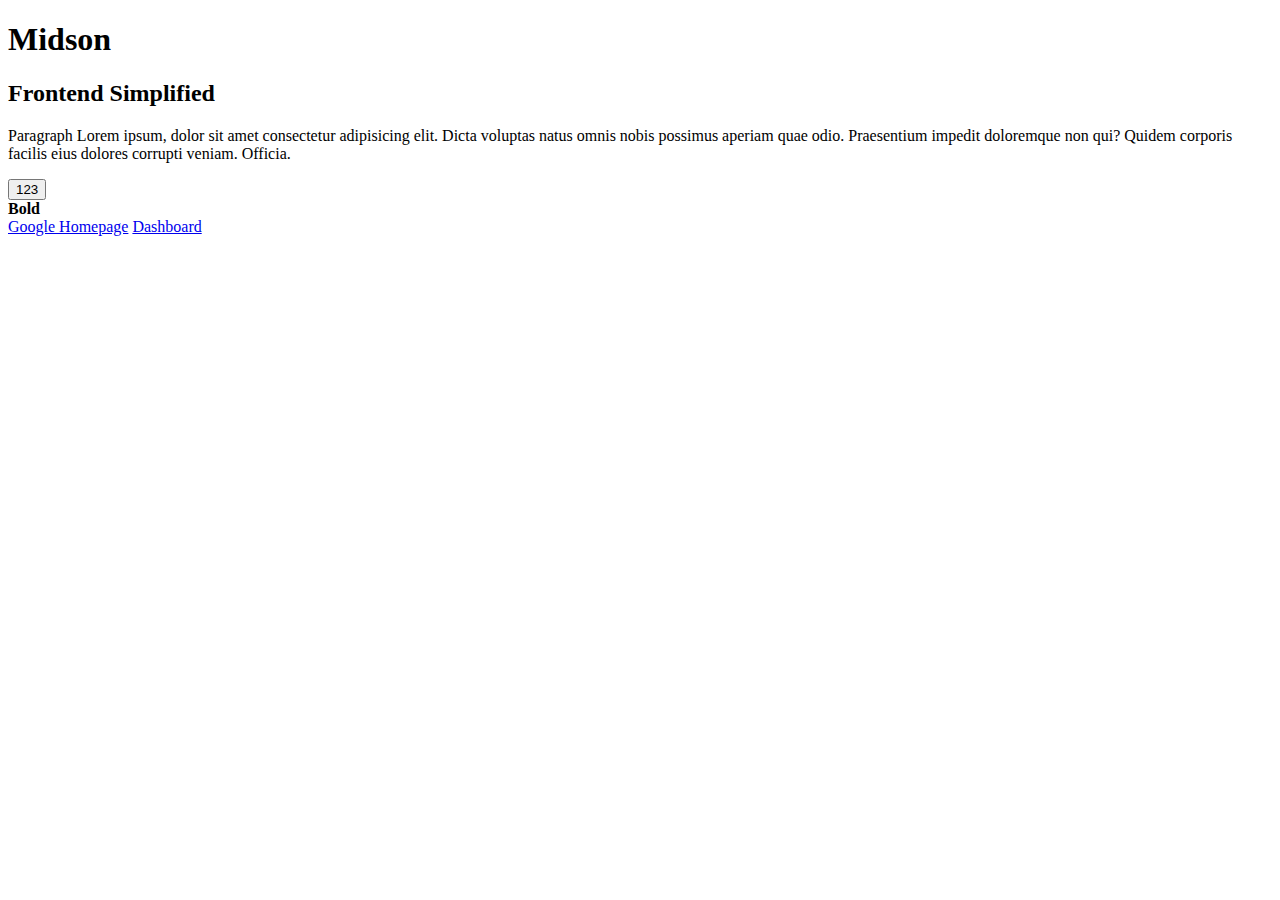
<file: index.html>
<!DOCTYPE html>
<html lang="en">
  <head>
    <meta charset="UTF-8" />
    <meta http-equiv="X-UA-Compatible" content="IE=edge" />
    <meta name="viewport" content="width=device-width, initial-scale=1.0" />
    <title>Document</title>
    <!-- <link rel="stylesheet" href="styles.css"> -->
  </head>
  <body>
    <h1>Midson</h1>
    <h2>Frontend Simplified</h2>
    <!-- <h3>CSS</h3>
    <h4>h4</h4>
    <h5>h5</h5>
    <h6>h6</h6> -->
    <p>
      Paragraph Lorem ipsum, dolor sit amet consectetur adipisicing elit. Dicta
      voluptas natus omnis nobis possimus aperiam quae odio. Praesentium impedit
      doloremque non qui? Quidem corporis facilis eius dolores corrupti veniam.
      Officia.
    </p>
    <button>123</button>
    <div>
      <b>Bold</b>
    </div>
    <a href="https://google.com" target="_blank">Google Homepage</a>
    <a href="/dashboard.html">Dashboard</a>
  </body>
</html>
</file>
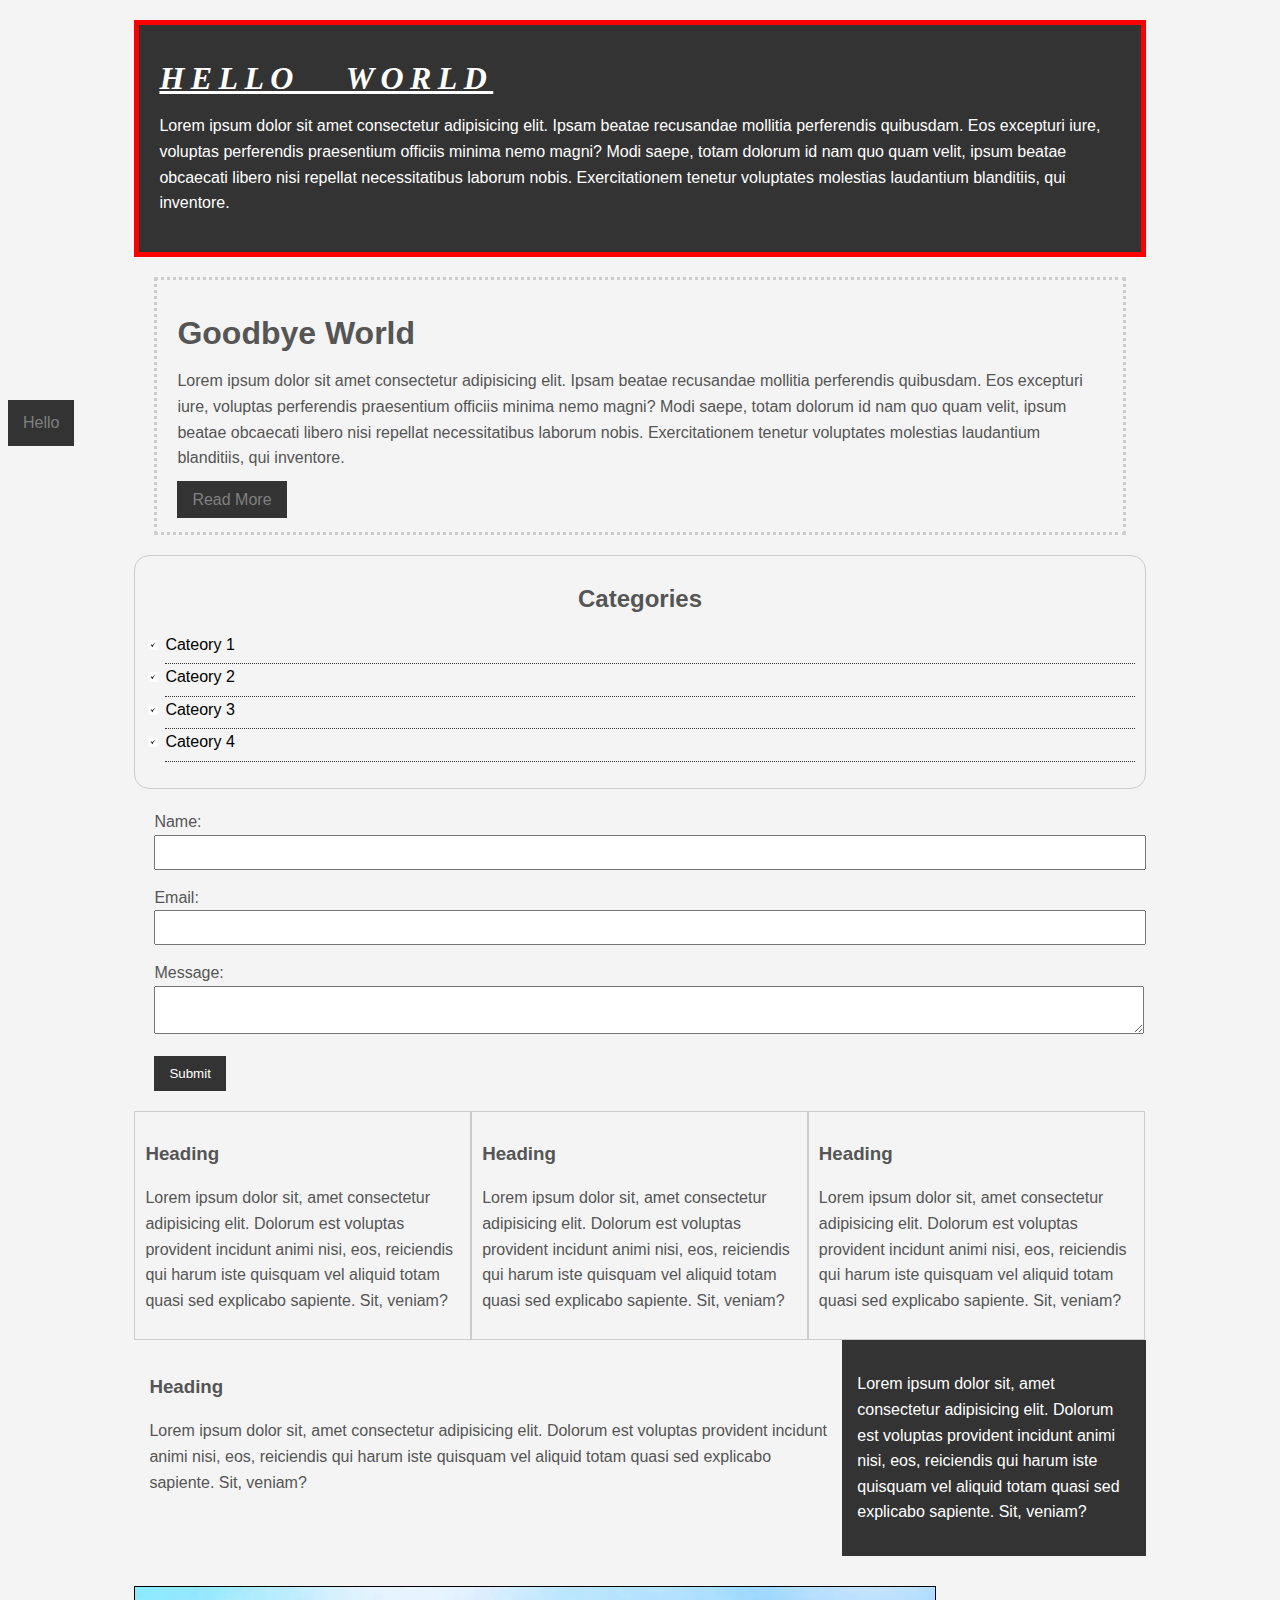
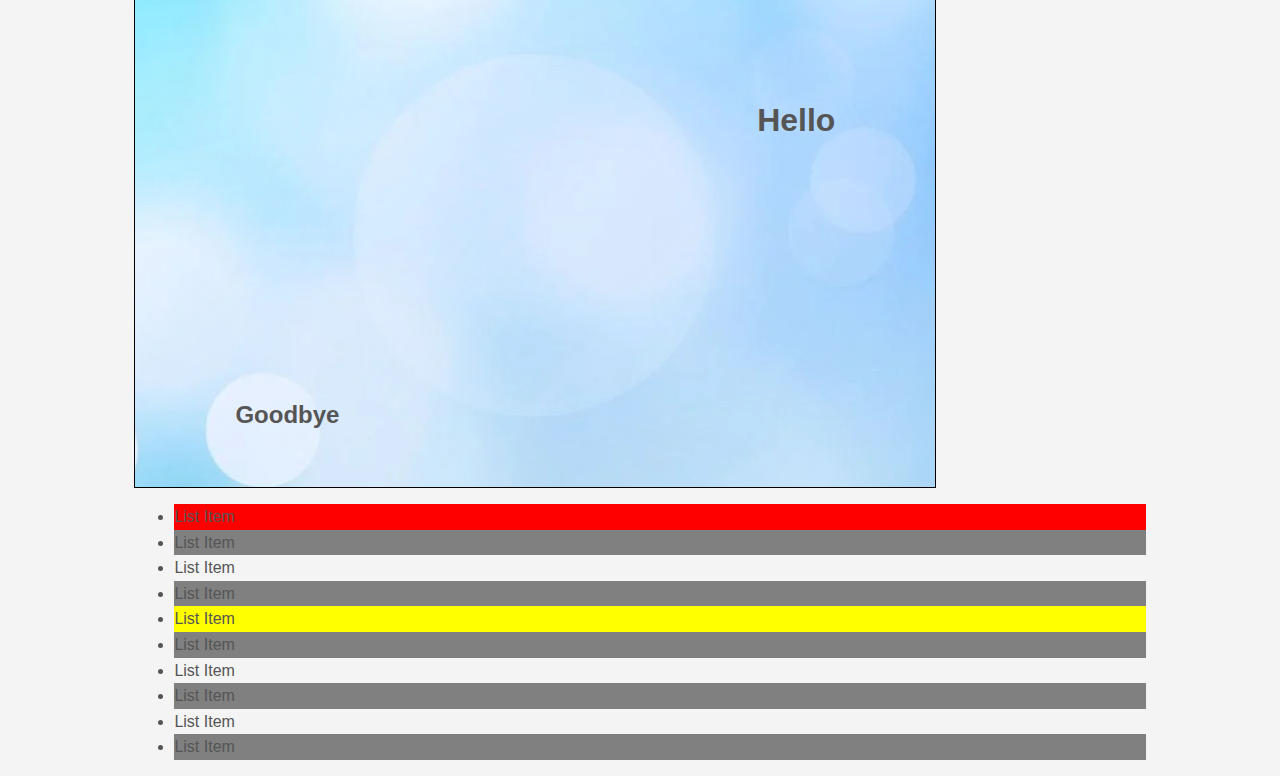
<file: 02_CSS Crash Course/csscheatsheet/index.html>
<!DOCTYPE html>
<html lang="en">
  <head>
    <meta charset="UTF-8" />
    <meta http-equiv="X-UA-Compatible" content="IE=edge" />
    <meta name="viewport" content="width=device-width, initial-scale=1.0" />
    <title>CSS Cheat Sheet</title>
    <link rel="stylesheet" href="css/style.css" />
  </head>
  <body>
    <div class="container">
      <div class="box-1">
        <h1>Hello World</h1>
        <p>
          Lorem ipsum dolor sit amet consectetur adipisicing elit. Ipsam beatae
          recusandae mollitia perferendis quibusdam. Eos excepturi iure,
          voluptas perferendis praesentium officiis minima nemo magni? Modi
          saepe, totam dolorum id nam quo quam velit, ipsum beatae obcaecati
          libero nisi repellat necessitatibus laborum nobis. Exercitationem
          tenetur voluptates molestias laudantium blanditiis, qui inventore.
        </p>
      </div>

      <div class="box-2">
        <h1>Goodbye World</h1>
        <p>
          Lorem ipsum dolor sit amet consectetur adipisicing elit. Ipsam beatae
          recusandae mollitia perferendis quibusdam. Eos excepturi iure,
          voluptas perferendis praesentium officiis minima nemo magni? Modi
          saepe, totam dolorum id nam quo quam velit, ipsum beatae obcaecati
          libero nisi repellat necessitatibus laborum nobis. Exercitationem
          tenetur voluptates molestias laudantium blanditiis, qui inventore.
        </p>
        <a class="button" href="">Read More</a>
      </div>

      <div class="categories">
        <h2>Categories</h2>
        <ul>
          <li><a href="#">Cateory 1</a></li>
          <li><a href="#">Cateory 2</a></li>
          <li><a href="#">Cateory 3</a></li>
          <li><a href="#">Cateory 4</a></li>
        </ul>
      </div>

      <form class="my-form">
        <div class="form-group">
          <label>Name: </label>
          <input type="text" name="name" />
        </div>
        <div class="form-group">
          <label>Email: </label>
          <input type="text" name="email" />
        </div>
        <div class="form-group">
          <label>Message: </label>
          <textarea name="message"></textarea>
        </div>
        <input class="button" type="submit" value="Submit" name="" />
      </form>

      <div class="block">
        <h3>Heading</h3>
        <p>
          Lorem ipsum dolor sit, amet consectetur adipisicing elit. Dolorum est
          voluptas provident incidunt animi nisi, eos, reiciendis qui harum iste
          quisquam vel aliquid totam quasi sed explicabo sapiente. Sit, veniam?
        </p>
      </div>      
      <div class="block">
        <h3>Heading</h3>
        <p>
          Lorem ipsum dolor sit, amet consectetur adipisicing elit. Dolorum est
          voluptas provident incidunt animi nisi, eos, reiciendis qui harum iste
          quisquam vel aliquid totam quasi sed explicabo sapiente. Sit, veniam?
        </p>
      </div>
      <div class="block">
        <h3>Heading</h3>
        <p>
          Lorem ipsum dolor sit, amet consectetur adipisicing elit. Dolorum est
          voluptas provident incidunt animi nisi, eos, reiciendis qui harum iste
          quisquam vel aliquid totam quasi sed explicabo sapiente. Sit, veniam?
        </p>
      </div>

      <div class="clr"></div>

      <div id="main-block">
        <h3>Heading</h3>
        <p>
          Lorem ipsum dolor sit, amet consectetur adipisicing elit. Dolorum est
          voluptas provident incidunt animi nisi, eos, reiciendis qui harum iste
          quisquam vel aliquid totam quasi sed explicabo sapiente. Sit, veniam?
        </p>
      </div>

      <div id="sidebar">
        <p>
          Lorem ipsum dolor sit, amet consectetur adipisicing elit. Dolorum est
          voluptas provident incidunt animi nisi, eos, reiciendis qui harum iste
          quisquam vel aliquid totam quasi sed explicabo sapiente. Sit, veniam?
        </p>
      </div>

      <div class="clr"></div>

      <div class="p-box">
        <h1>Hello</h1>
        <h2>Goodbye</h2>
      </div>

      <ul class="mylist">
        <li>List Item</li>
        <li>List Item</li>
        <li>List Item</li>
        <li>List Item</li>
        <li>List Item</li>
        <li>List Item</li>
        <li>List Item</li>
        <li>List Item</li>
        <li>List Item</li>
        <li>List Item</li>
      </ul>

    </div><!-- ./container -->

    <a class="button fix-me" href="">Hello</a>

  </body>
</html>
</file>
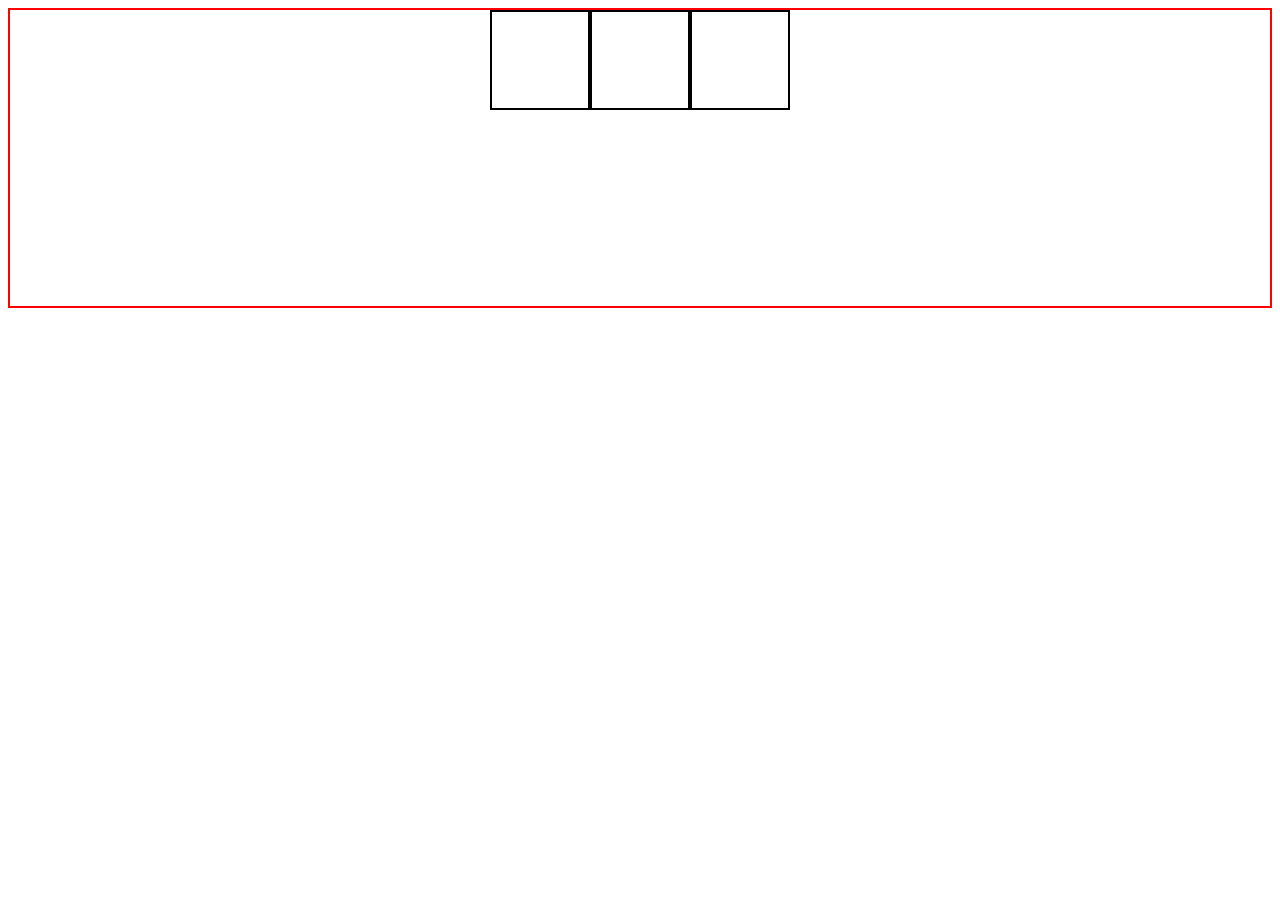
<file: 02_CSS Crash Course/flexboxpractice/index.html>
<!DOCTYPE html>
<html lang="en">
<head>
    <meta charset="UTF-8">
    <meta http-equiv="X-UA-Compatible" content="IE=edge">
    <meta name="viewport" content="width=device-width, initial-scale=1.0">
    <title>Flex Box Practice</title>
    <link rel="stylesheet" href="styles.css">
</head>
<body>
    <div class="container">
        <div class="box"></div>
        <div class="box"></div>
        <div class="box"></div>
    </div>
</body>
</html>
</file>
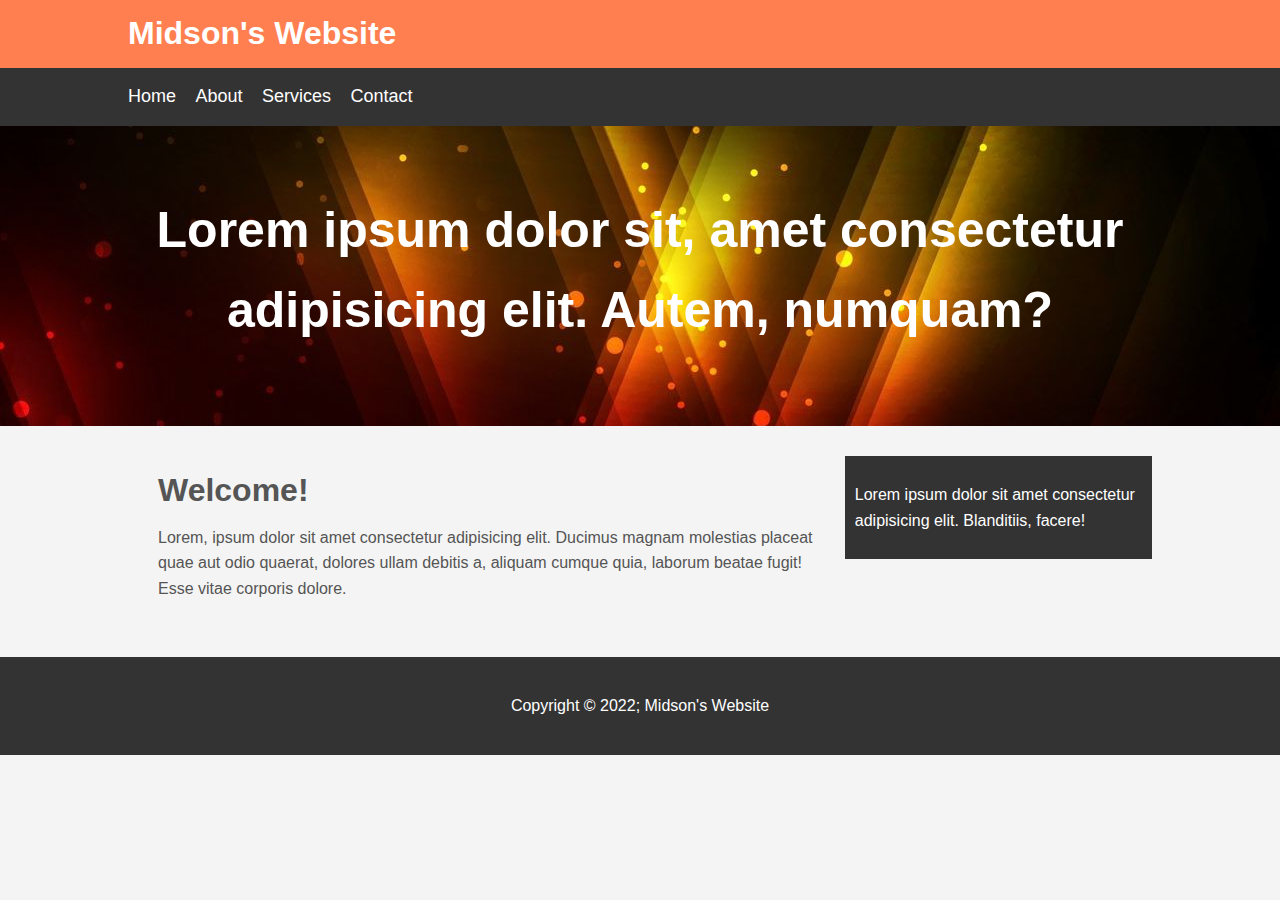
<file: 02_CSS Crash Course/mywebsite/index.html>
<!DOCTYPE html>
<html lang="en">
  <head>
    <meta charset="UTF-8" />
    <meta http-equiv="X-UA-Compatible" content="IE=edge" />
    <meta name="viewport" content="width=device-width, initial-scale=1.0" />
    <title>Midson's Website</title>
    <link rel="stylesheet" href="css/style.css" />
  </head>
  <body>
    <header id="main-header">
      <div class="container">
        <h1>Midson's Website</h1>
      </div>
    </header>

      <nav id="navbar">
        <div class="container">
          <ul>
            <li><a href="">Home</a></li>
            <li><a href="">About</a></li>
            <li><a href="">Services</a></li>
            <li><a href="">Contact</a></li>
          </ul>
        </div>
      </nav>
    <section id="showcase">
      <div class="container">
        <h1>
          Lorem ipsum dolor sit, amet consectetur adipisicing elit. Autem,
          numquam?
        </h1>
      </div>
    </section>
    <div class="container">
      <section id="main">
        <h1>Welcome!</h1>
        <p>
          Lorem, ipsum dolor sit amet consectetur adipisicing elit. Ducimus
          magnam molestias placeat quae aut odio quaerat, dolores ullam debitis
          a, aliquam cumque quia, laborum beatae fugit! Esse vitae corporis
          dolore.
        </p>
      </section>

      <aside id="sidebar">
        <p>
          Lorem ipsum dolor sit amet consectetur adipisicing elit. Blanditiis,
          facere!
        </p>
      </aside>
    </div>

    <footer id="main-footer">
      <p>Copyright &copy 2022; Midson's Website</p>
    </footer>
  </body>
</html>
</file>
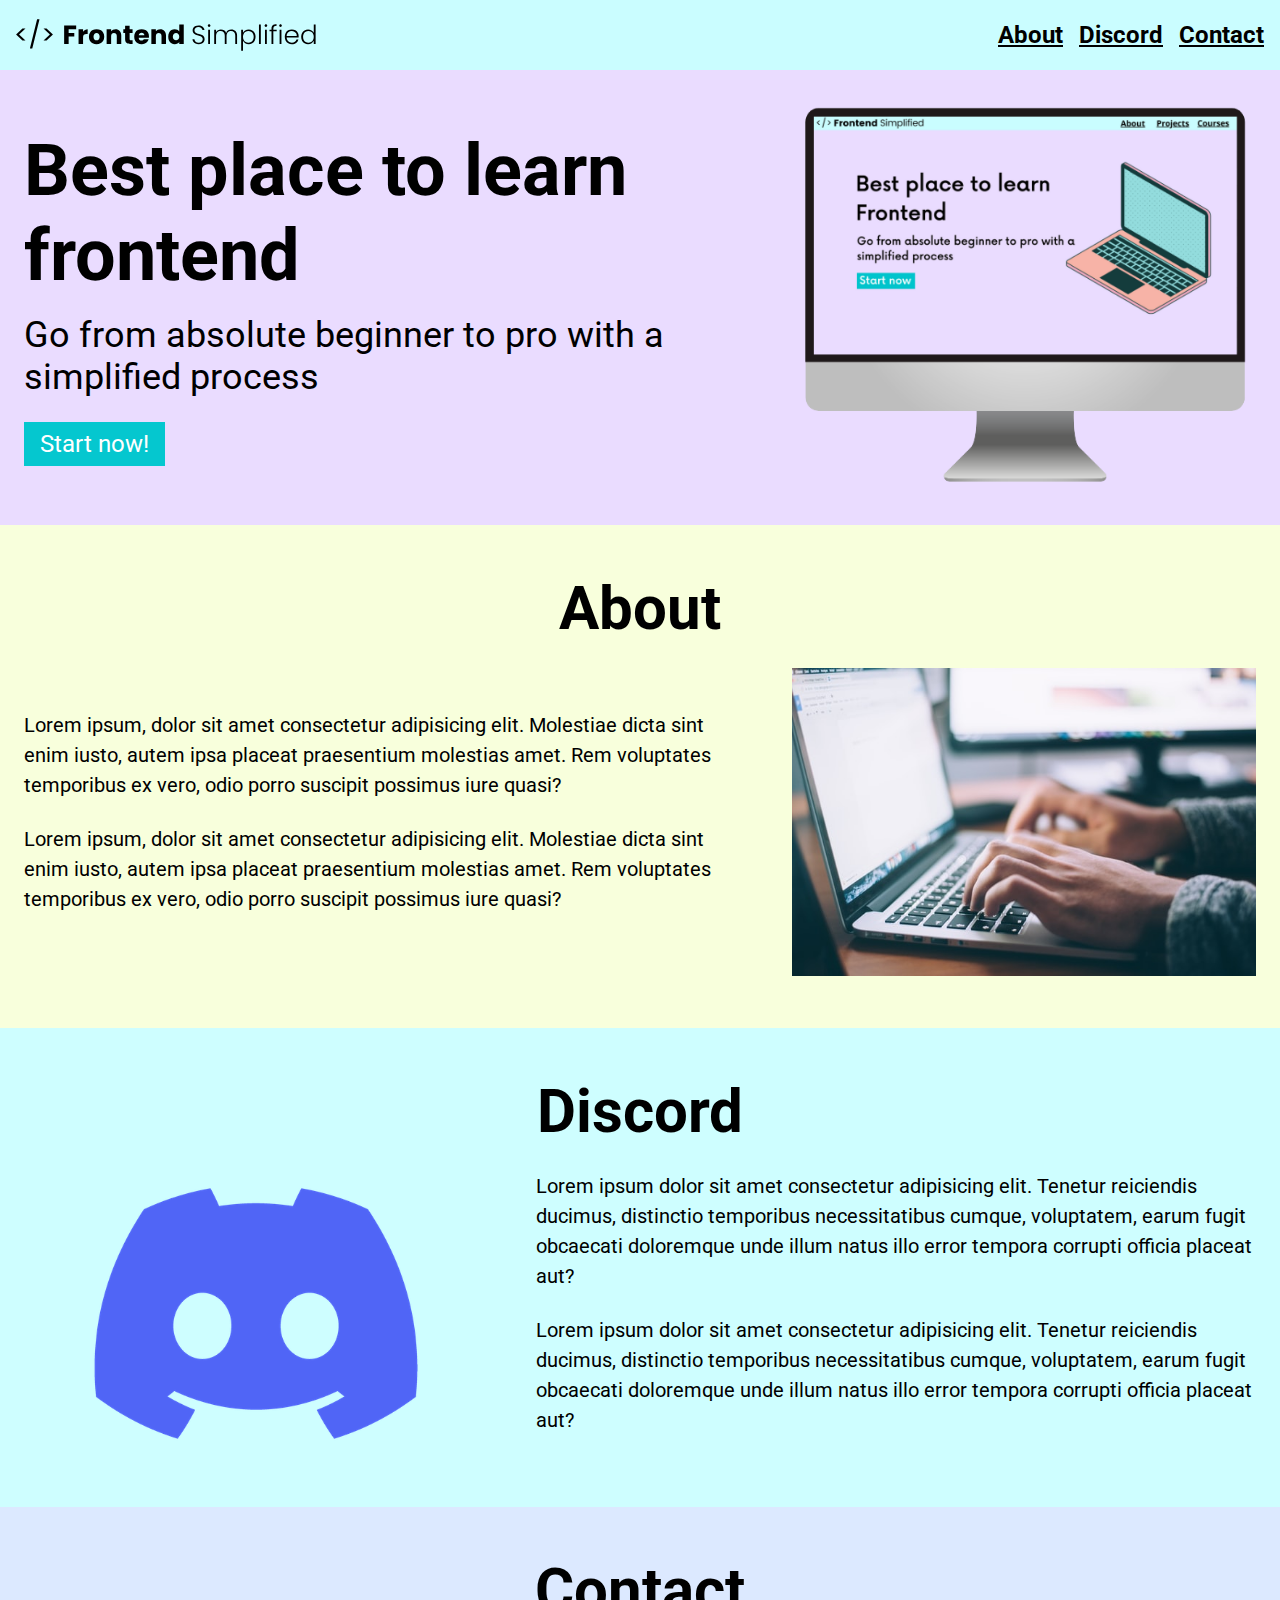
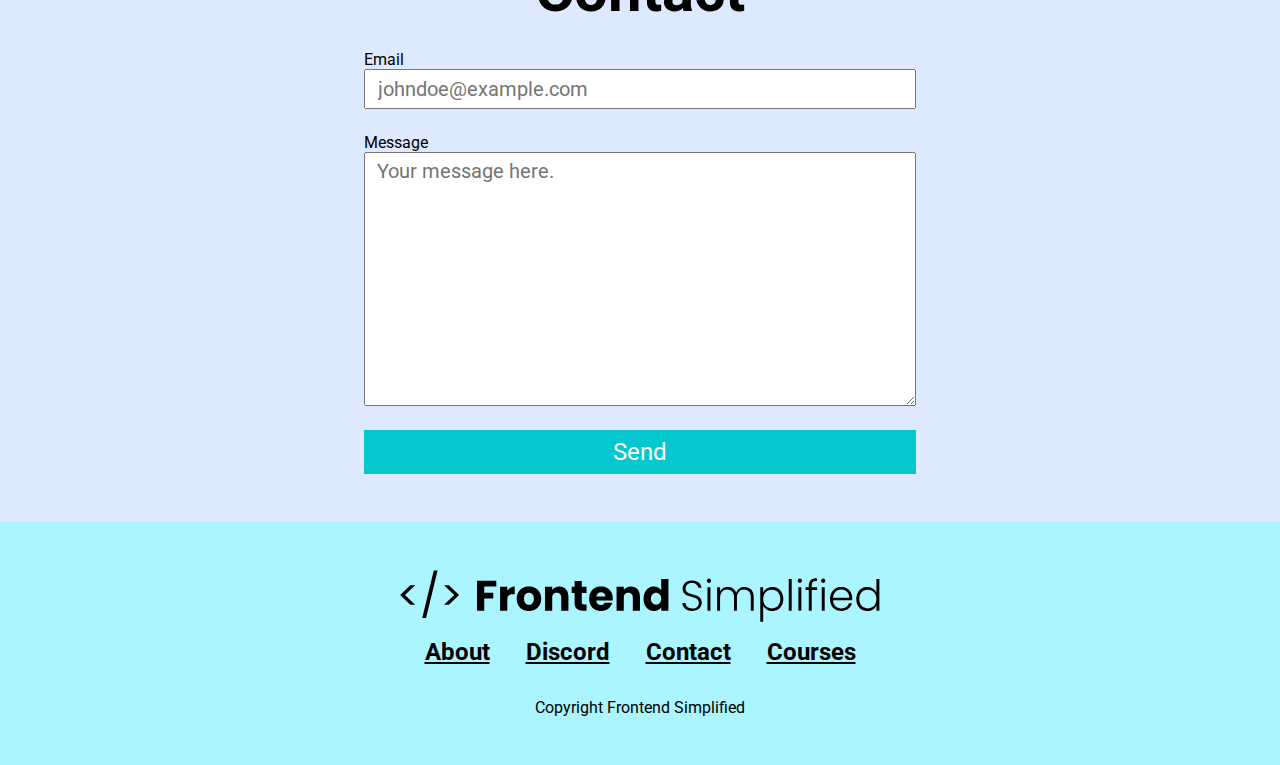
<file: Week 2/Mini Project/index.html>
<!DOCTYPE html>
<html lang="en">
  <head>
    <meta charset="UTF-8" />
    <meta http-equiv="X-UA-Compatible" content="IE=edge" />
    <meta name="viewport" content="width=device-width, initial-scale=1.0" />
    <title>Frontend Simplified</title>
    <link rel="stylesheet" href="./style.css" />
  </head>
  <body>
    <section>
      <nav>
        <img src="./HTML Practise Assets/FES.svg" class="logo" alt="" />
        <ul>
          <li><a href="#about">About</a></li>
          <li><a href="#discord">Discord</a></li>
          <li><a href="#contact">Contact</a></li>
        </ul>
      </nav>

      <header>
        <div class="row">
          <div class="home__description">
            <h1>Best place to learn frontend</h1>
            <p class="subheader">Go from absolute beginner to pro with a simplified process</p>
            <button class="home__description--button">Start now!</button>
          </div>
          <figure>
            <img src="./HTML Practise Assets/laptop.png" alt="Home page image" />
          </figure>
        </header>
      </div>
    </section>

    <main>
      <section id="about">
        <h2>About</h2>
        <div class="row">

          <div class="section_description">
            <div class="section_description-wrapper">
              <div>
                <p class="section_description-para">
                  Lorem ipsum, dolor sit amet consectetur adipisicing elit. Molestiae
                  dicta sint enim iusto, autem ipsa placeat praesentium molestias
                  amet. Rem voluptates temporibus ex vero, odio porro suscipit
                possimus iure quasi?
              </p>
              <p class="section_description-para">
                Lorem ipsum, dolor sit amet consectetur adipisicing elit. Molestiae
                dicta sint enim iusto, autem ipsa placeat praesentium molestias
                amet. Rem voluptates temporibus ex vero, odio porro suscipit
                possimus iure quasi?
              </p>
            </div>
          </div>
          <figure class="about_img-wrapper">
            <img src="./HTML Practise Assets/about.jpg" alt="" />
          </figure>
        </div>
      </div>
      </section>

      <section id="discord">
        <h2>Discord</h2>
        <div class="row">

          <div class="section_description">
            <figure class="about_img-wrapper">
            <img src="./HTML Practise Assets/discord.png" alt="Discord" />
          </figure>
          <div class="section_description-wrapper">
            <p class="section_description-para">
              Lorem ipsum dolor sit amet consectetur adipisicing elit. Tenetur
                reiciendis ducimus, distinctio temporibus necessitatibus cumque,
                voluptatem, earum fugit obcaecati doloremque unde illum natus illo
                error tempora corrupti officia placeat aut?
              </p>
              <p class="section_description-para">
                Lorem ipsum dolor sit amet consectetur adipisicing elit. Tenetur
                reiciendis ducimus, distinctio temporibus necessitatibus cumque,
                voluptatem, earum fugit obcaecati doloremque unde illum natus illo
                error tempora corrupti officia placeat aut?
              </p>
            </div>
          </div>
        </div>
      </section>

      <section id="contact">
        <h2>Contact</h2>
        <form action="">
          <span>Email</span>
          <input type="email" placeholder="johndoe@example.com" />
          <span>Message</span>
          <textarea
            name="text"
            placeholder="Your message here."
            id=""
            cols="30"
            rows="10"
          ></textarea>
          <button>Send</button>
        </form>

      </section>
    </main>

    <footer>
      <img class="footer_logo" src="./HTML Practise Assets/FES.svg" alt="" />
      <div class="footer_links">
        <a class="footer_link" href="#about">About</a>
        <a class="footer_link" href="#discord">Discord</a>
        <a class="footer_link" href="#contact">Contact</a>
        <a class="footer_link" href="#courses">Courses</a>
      </div>
      <p>Copyright Frontend Simplified</p>
    </footer>
  </body>
</html>
</file>
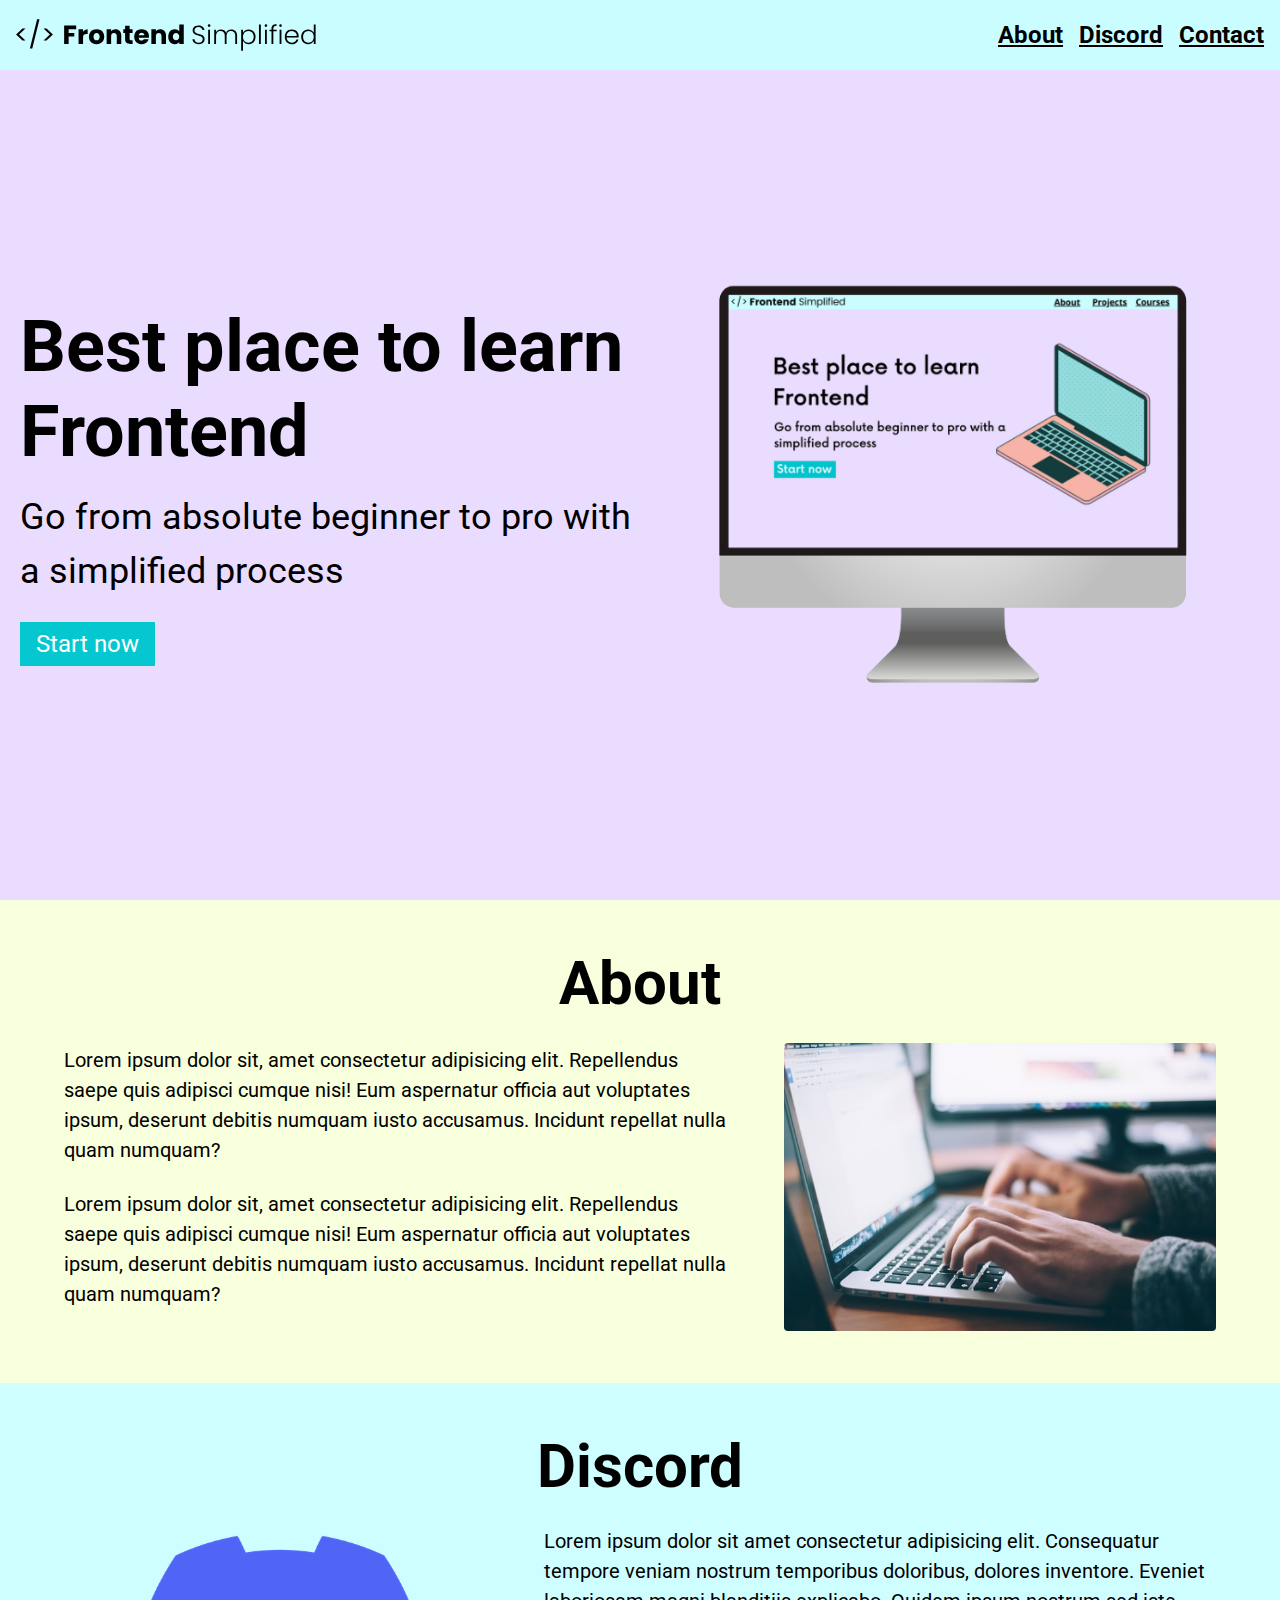
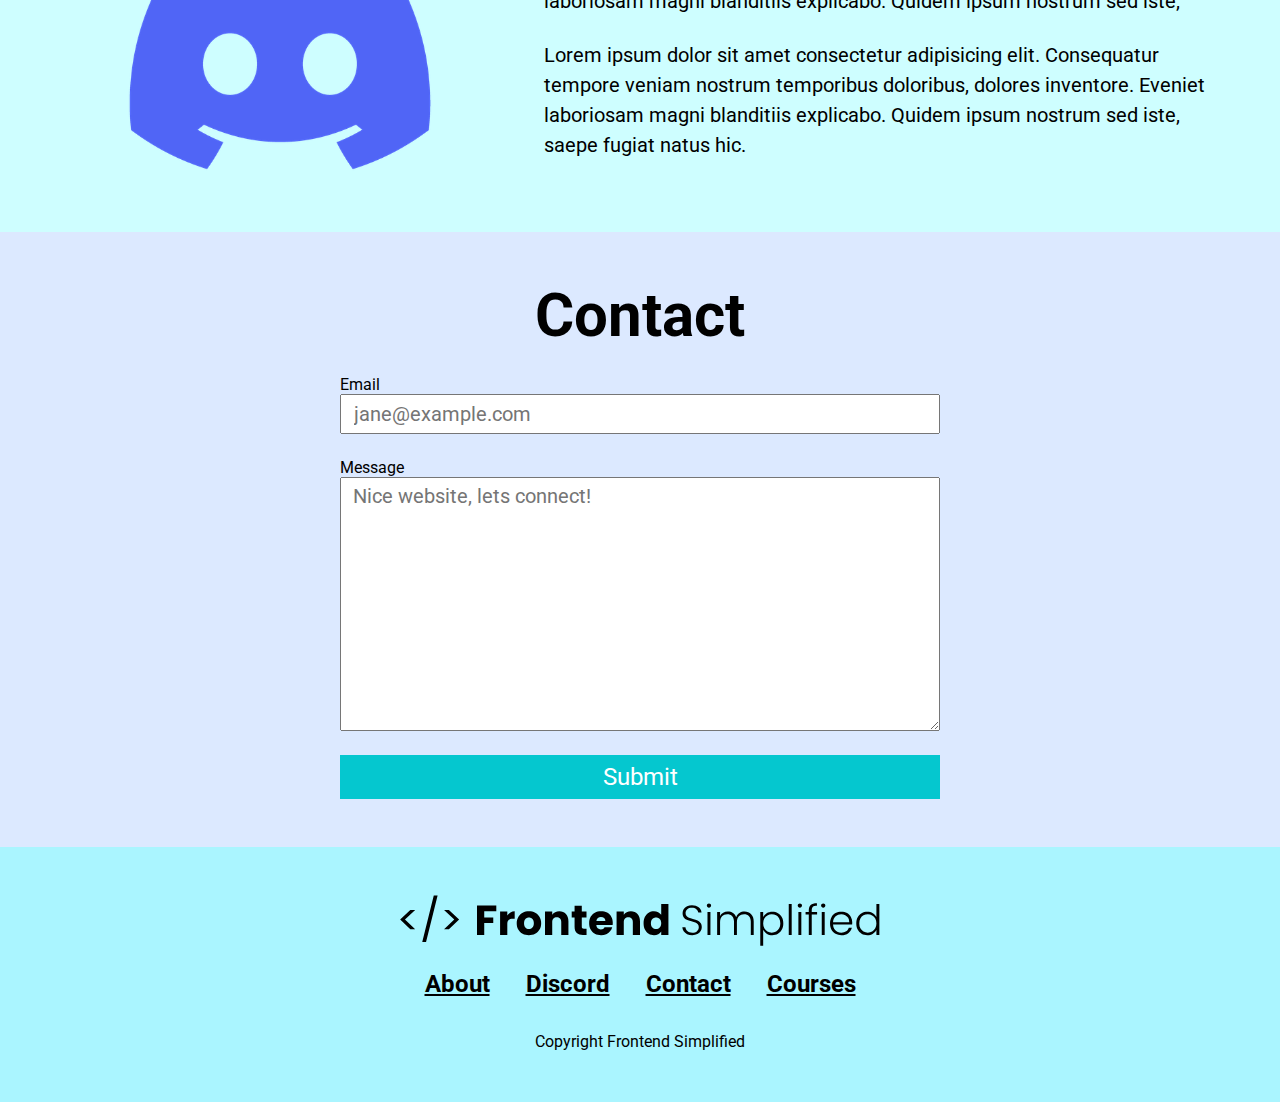
<file: Week 2/Responsive CSS/index.html>
<!DOCTYPE html>
<html lang="en">

<head>
  <meta charset="UTF-8">
  <meta http-equiv="X-UA-Compatible" content="IE=edge">
  <meta name="viewport" content="width=device-width, initial-scale=1.0">
  <title>Document</title>
  <link rel="stylesheet" href="./style.css">
</head>

<body>
  <section>
    <nav>
      <img class="logo" src="./assets/FES.svg" alt="" />
      <ul>
        <li><a href="#about">About</a></li>
        <li><a href="#discord">Discord</a></li>
        <li><a href="#contact">Contact</a></li>
      </ul>
    </nav>
    <header>
      <div class="row">
        <div class="home__description">
          <h1>Best place to learn Frontend</h1>
          <p class="subheader">Go from absolute beginner to pro with a simplified process</p>
          <button>Start now</button>
        </div>
        <figure class="home__img--wrapper">
          <img class="home__img" src="./assets/laptop.png" alt="" />
        </figure>
      </div>
    </header>
  </section>

  <main>
    <section id="about">
      <h2>About</h2>
      <div class="section__description">
        <div class="section__description--wrapper">
          <p class="section__description--para">
            Lorem ipsum dolor sit, amet consectetur adipisicing elit. Repellendus saepe quis adipisci cumque nisi! Eum
            aspernatur officia aut voluptates ipsum, deserunt debitis numquam iusto accusamus. Incidunt repellat nulla
            quam numquam?
          </p>
          <p class="section__description--para">
            Lorem ipsum dolor sit, amet consectetur adipisicing elit. Repellendus saepe quis adipisci cumque nisi! Eum
            aspernatur officia aut voluptates ipsum, deserunt debitis numquam iusto accusamus. Incidunt repellat nulla
            quam numquam?
          </p>
        </div>
        <figure class="about__img--wrapper">
          <img src="./assets/about.jpg" alt="" />
        </figure>
      </div>
    </section>

    <section id="discord">
      <h2>Discord</h2>
      <div class="section__description">
        <figure class="about__img--wrapper">
          <img src="./assets/discord.png" alt="" />
        </figure>
        <div class="section__description--wrapper">
          <p class="section__description--para">Lorem ipsum dolor sit amet consectetur adipisicing elit. Consequatur
            tempore veniam nostrum temporibus
            doloribus, dolores inventore. Eveniet laboriosam magni blanditiis explicabo. Quidem ipsum nostrum sed iste,
          <p class="section__description--para">Lorem ipsum dolor sit amet consectetur adipisicing elit. Consequatur
            tempore veniam nostrum temporibus
            doloribus, dolores inventore. Eveniet laboriosam magni blanditiis explicabo. Quidem ipsum nostrum sed iste,
            saepe fugiat natus hic.</p>
        </div>

      </div>
    </section>

    <section id="contact">
      <h2>Contact</h2>
      <form action="">
        <span>Email</span>
        <input type="email" placeholder="jane@example.com" />
        <span>Message</span>
        <textarea name="" id="" cols="30" rows="10" placeholder="Nice website, lets connect!"></textarea>
        <button>Submit</button>
      </form>
    </section>
  </main>

  <footer>
    <img class="footer__logo" src="./assets/FES.svg" alt="" />
    <div class="footer__links">
      <a class="footer__link" href="#about">About</a>
      <a class="footer__link" href="#discord">Discord</a>
      <a class="footer__link" href="#contact">Contact</a>
      <a class="footer__link" href="">Courses</a>
    </div>
    <p>Copyright Frontend Simplified</p>
  </footer>
</body>

</html>
</file>
<file: 02_CSS Crash Course/csscheatsheet/css/style.css>
/* *{
    margin: 0;
} */
/* using star selects all */

body {
  background-color: #f4f4f4;
  color: #555555;

  /* font-family: Arial, Helvetica, sans-serif;
  font-size: 12px;
  font-weight: normal; */

  font: normal 16px Arial, Helvetica, sans-serif;  /*short hand*/

  line-height: 1.6em;
  margin: 2;
}

.clr{
    clear: both;
}

a{
    text-decoration: none;
    color: #000;
}

a:hover{
    color: red;
}

a:active{
    color: green;
}

a:visited{
    color: grey;
}

.container{
    width: 80%;
    /* generally want to use percent so it adapts with the page if resized */
    margin: auto;
}

.button{
    background-color: #333333;
    color: #fff;
    padding: 10px 15px;
    border: none;
}

.button:hover{
    background: red;
    color: #fff;
}

.box-1{
    background-color: #333333;
    color: #fff;
/*
    border-right: 5px red solid;
    border-left: 5px red solid;
    border-top: 5px red solid;
    border-bottom: 5px red solid; */

    /* same as above */
    border: 5px red solid;
    border-width:  3px;
    border-bottom-width: 10px;
    border-top-style: dotted;

    border: 5px red solid;
    /* since this cascades it overwrites what we did above */

    padding: 20px;
    margin-top: 20px;
    margin: 20px 0;
}

.box-1 h1 {
    font-family: Tahoma;
    font-weight: 800;
    font-style: italic;
    text-decoration: underline;
    text-transform: uppercase;
    letter-spacing: .2em;
    word-spacing: 1em;
}

.box-2{
    border: 3px dotted #ccc;
    padding: 20px;
    margin: 20px;
}

.categories{
    border: 1px #ccc solid;
    padding: 10px;
    border-radius: 15px;
}

.categories h2 {
    text-align: center;
}

.categories ul {
    padding: 0;
    padding-left: 20px;
    list-style: square;
    list-style: none;
}

.categories li {
    padding-bottom: 6px;
    border-bottom: dotted 1px #333333;
    list-style-image: url('../images/check.png');
}

.my-form{
    padding: 20px;
}

.my-form .form-group{
    padding-bottom: 15px;
}

.my-form label{
    display: block;
}

.my-form input[type="text"], .my-form textarea{
    padding: 8px;
    width: 100%;
}

/* .my-form input[type="submit"]{
    background-color: #333333;
    color: #fff;
    padding: 10px 15px;
    border: none;
} */
/* same as the .button global variable at the top */

.block{
    float: left;
    width: 33.3%;
    border: 1px solid #ccc;
    padding: 10px  ;
    box-sizing: border-box;
}

#main-block{
    float: left;
    width: 70%;
    padding: 15px;
    box-sizing: border-box;
}

#sidebar{
    float: right;
    width: 30%;
    background-color: #333333;
    color: #fff;
    padding: 15px;
    box-sizing: border-box;
}

.p-box{
    width: 800px;
    height: 500px;
    border: 1px solid #000;
    margin-top: 30px;
    position: relative;
    background-image: url('../images/bgimg.jpg');
    background-repeat: no;
    background-position: 100px 200px;
    background-position: 50% 50%;
}

.p-box h1{
    position: absolute;
    top:100px;
    right: 100px;
}

.p-box h2{
    position: absolute;
    bottom: 40px;
    left: 100px;
}

.fix-me{
    position: fixed;
    top: 400px;
}
/* this is good for stuff you always want the user to see */

.mylist li:first-child{
    background: red;
}

.mylist li:last-child{
    background: blue;
}

.mylist li:nth-child(5){
    background: yellow;
}

.mylist li:nth-child(even){
    background: grey;
}
</file>
<file: 02_CSS Crash Course/flexboxpractice/styles.css>
*{
    box-sizing: border-box;
}
.container{
    width: 100%;
    height: 300px;
    border:2px solid red;
    display: flex;
    /* align-items: center;
    justify-content: space-between; */
    justify-content: center;
}
.box{
    width: 100px;
    height: 100px;
    border:2px solid black;
}

/* Check out https://flexboxfroggy.com/ for practice*/
</file>
<file: 02_CSS Crash Course/mywebsite/css/style.css>
body{
    background-color: #f4f4f4;
    color: #555;
    font-family: Arial, Helvetica, sans-serif;
    font-size: 16px;
    line-height: 1.6em;
    margin: 0;
}

.container{
    width: 80%;
    margin: auto;
    overflow: hidden;
}

#main-header{
    background-color: coral;
    color: #fff ;
}

#navbar{
    background-color: #333;
    color: #fff;
}

#navbar ul{
    padding: 0;
    list-style: none;
}

#navbar li{
    display: inline;
}

#navbar a{
    color: white;
    text-decoration: none;
    font-size: 18px;
    padding-right: 15px;
}

#showcase{
    background-image: url('../images/showcase.jpg');
    background-position: center right;
    min-height: 300px;
    margin-bottom: 30px;
    text-align: center;
}

#showcase h1{
    color: #fff;
    font-size: 50px;
    line-height: 1.6em;
    padding-top: 30px;
}

#main{
    float: left;
    width: 70%;
    padding: 0 30px;
    box-sizing: border-box;
}

#sidebar    {
    float: right;
    width: 30%;
    padding: 10px;
    background: #333;
    color: #fff;
    box-sizing: border-box;
}

#main-footer{
    background: #333;
    color: #fff;
    text-align: center;
    padding: 20px;
    margin-top: 40px;
}

@media(max-width:600px){
    #main{
        width: 100%;
        float: none;
    }
    #sidebar{
        width: 100%;
        float: none;
    }
}
</file>
<file: Week 2/Mini Project/style.css>
@import url("https://fonts.googleapis.com/css2?family=Roboto:wght@400;500;700&display=swap");

* {
  padding: 0;
  margin: 0;
  box-sizing: border-box;
  font-family: "Roboto", sans-serif;
}

nav {
  height: 70px;
  display: flex;
  justify-content: space-between;
  align-items: center;
  padding: 0 16px 0 16px;
  background-color: #cafdff;
}

header {
  background-color: #eadcff;
  height: calc(100vh-70px);
  padding: 24px;
  display: flex;
  align-items: center;
  justify-content: center;
}

h1 {
  font-size: 72px;
}

.subheader {
  font-size: 36px;
  margin: 16px 0 24px 0;
}

button {
  background-color: #05c7cf;
  color: #fff;
  border: none;
  padding: 8px 16px;
  font-size: 24px;
  cursor: pointer;
}

a {
  color: #000;
  font-size: 24px;
  font-weight: 700;
}

.logo {
  width: 300px;
}

ul {
  display: flex;
}

li {
  list-style-type: none;
  padding-left: 16px;
}

.row {
  width: 100%;
  max-width: 1300px;
  display: flex;
  justify-content: center;
  align-items: center;
  margin: 0 auto;
}

#about,
#discord,
#contact,
footer {
  padding: 48px 0;
}

/* 
ABOUT
*/

#about {
  background-color: #f8ffdc;
}

h2 {
  font-size: 60px;
  text-align: center;
  margin-bottom: 24px;
}

.section_description {
  display: flex;
  justify-content: center;
  align-items: center;
}

.about_img-wrapper {
  width: 40%;
  padding: 0 24px;
}

img {
  width: 100%;
}

.section_description-wrapper {
  width: 60%;
  padding: 0 24px;
}

.section_description-para {
  font-size: 20px;
  line-height: 1.5;
  margin-bottom: 24px;
}

/* 
DISCORD
*/

#discord {
  background-color: #cefeff;
}

/* 
CONTACT
*/

#contact {
  background-color: #dce9ff;
}

form {
  width: 100%;
  max-width: 600px;
  display: flex;
  flex-direction: column;
  margin: 0 auto;
  padding: 0 24px;
}

input,
textarea {
  margin-bottom: 24px;
  font-size: 20px;
  padding: 6px 12px;
}

/* 
FOOTER
*/

footer {
  background-color: #aaf5ff;
  display: flex;
  flex-direction: column;
  align-items: center;
}

.footer_logo {
  max-width: 480px;
  margin-bottom: 16px;
}

.footer_links {
  margin-bottom: 32px;
}

.footer_link {
  padding: 0 16px;
}

/* SMALL PHONES, TABLETS AND LARGE SMARTPHONES */
@media (max-width: 728px) {
  .row {
    flex-direction: column;
  }

  .home__description {
    margin-bottom: 24px;
    display: flex;
    flex-direction: column;
    align-items: center;
  }

  .home__description--button {
    max-width: 240px;
  }

  h1 {
    text-align: center;
    font-size: 60px;
  }

  .subheader {
    text-align: center;
    font-size: 28px;
  }

  ul {
    display: none;
  }

  .section_description {
    flex-direction: column;
  }

  .section_description-wrapper {
    width: 100%;
  }

  .about_img-wrapper {
    width: 100%;
  }

  #discord {
    flex-direction: column-reverse;
  }

  footer {
    padding: 48px 24px;
   } 

  .footer_logo {
    max-width: 360px;
  }

  .footer_link {
    padding: 0 8px;
    font-size: 18px;
  }

  .footer_links {
    margin-bottom: 24px;
  }
}
</file>
<file: Week 2/Responsive CSS/style.css>
@import url('https://fonts.googleapis.com/css2?family=Roboto:wght@300;400;500;700&display=swap');
* {
  font-family: 'Roboto', sans-serif;
  padding: 0;
  margin: 0;
  box-sizing: border-box;
}

html {
  scroll-behavior: smooth;
}

nav {
  display: flex;
  justify-content: space-between;
  align-items: center;
  padding: 0px 16px;
  height: 70px;
  background-color: #CAFDFF;
}

header {
  background-color: #EADCFF;
  min-height: calc(100vh - 70px);
  padding: 20px;
  display: flex;
  align-items: center;
  justify-content: center;
}

img {
  width: 100%;
  border-radius: 4px;
}

button {
  background-color: #05C7CF;
  color: white;
  padding: 8px 16px;
  font-size: 24px;
  border: none;
  cursor: pointer;
}

p {
  line-height: 1.5;
}

h1 {
  font-size: 72px;
}

main section,
footer {
  padding: 48px 0;
}

.row {
  width: 100%;
  max-width: 1300px;
  display: flex;
  align-items: center;
  justify-content: center;
}

.subheader {
  font-size: 36px;
  margin: 16px 0 24px 0;
}

ul {
  display: flex;
}

a {
  color: #000;
  font-weight: bold;
  font-size: 24px;
}

li {
  list-style-type: none;
  padding-left: 16px;
}

.logo {
  width: 300px;
}

.home__description,
.home__img--wrapper {
  width: 50%;
}

.home__img--wrapper {
  display: flex;
  justify-content: center;
}

.home__img {
  width: 80%;
}

/* 

  ABOUT 
  
*/

h2 {
  font-size: 60px;
  text-align: center;
  margin-bottom: 24px;
}

#about {
  background-color: #F8FFDC;
}

.section__description {
  display: flex;
  align-items: center;
  justify-content: center;
  max-width: 1200px;
  margin: 0 auto;
}

.about__img--wrapper {
  width: 40%;
  padding: 0 24px;
}

.section__description--wrapper {
  width: 60%;
  padding: 0 24px;
}

.section__description--para {
  font-size: 20px;
  margin-bottom: 24px;
}

/* 

  DISCORD 
  
*/

#discord {
  background-color: #CEFEFF;
}

/* 

  CONTACT 
  
*/

#contact {
  background-color: #DCE9FF;
}

form {
  max-width: 600px;
  margin: 0 auto;
  display: flex;
  flex-direction: column;
}

input, textarea {
  font-size: 20px;
  margin-bottom: 24px;
  padding: 6px 12px;
}

input {
  height: 40px;
}

/* 

  FOOTER 

*/

footer {
  background-color: #AAF5FF;
  display: flex;
  flex-direction: column;
  align-items: center;
}

.footer__logo {
  max-width: 480px;
  margin-bottom: 24px;
}

.footer__link {
  padding: 0 16px;
}

.footer__links {
  margin-bottom: 32px;
}

@media (max-width: 768px) {
  .row {
    flex-direction: column;
  }
  
  .home__description, .home__img--wrapper {
    width: 100%;
  }

  nav ul {
    display: none;
  }

  .home__description {
    margin-bottom: 24px;
    display: flex;
    flex-direction: column;
    align-items: center;
  }

  h1 {
    text-align: center;
    font-size: 60px;
  }

  .subheader {
    text-align: center;
    font-size: 28px;
  }

  .section__description {
    flex-direction: column;
  }

  .section__description--wrapper,
  .about__img--wrapper {
    width: 100%;
  }

  #discord .section__description {
    flex-direction: column-reverse;
  }

  form {
    padding: 0 24px;
  }

  footer {
    padding: 48px 24px;
  }

  .footer__logo {
    max-width: 400px;
  }

  .footer__link {
    padding: 0 8px;
    font-size: 18px;
  }
}

@media (max-width: 480px) {
  .footer__logo {
    max-width: 320px;
  }

  .footer__link {
    font-size: 16px;
  }
}
</file>
